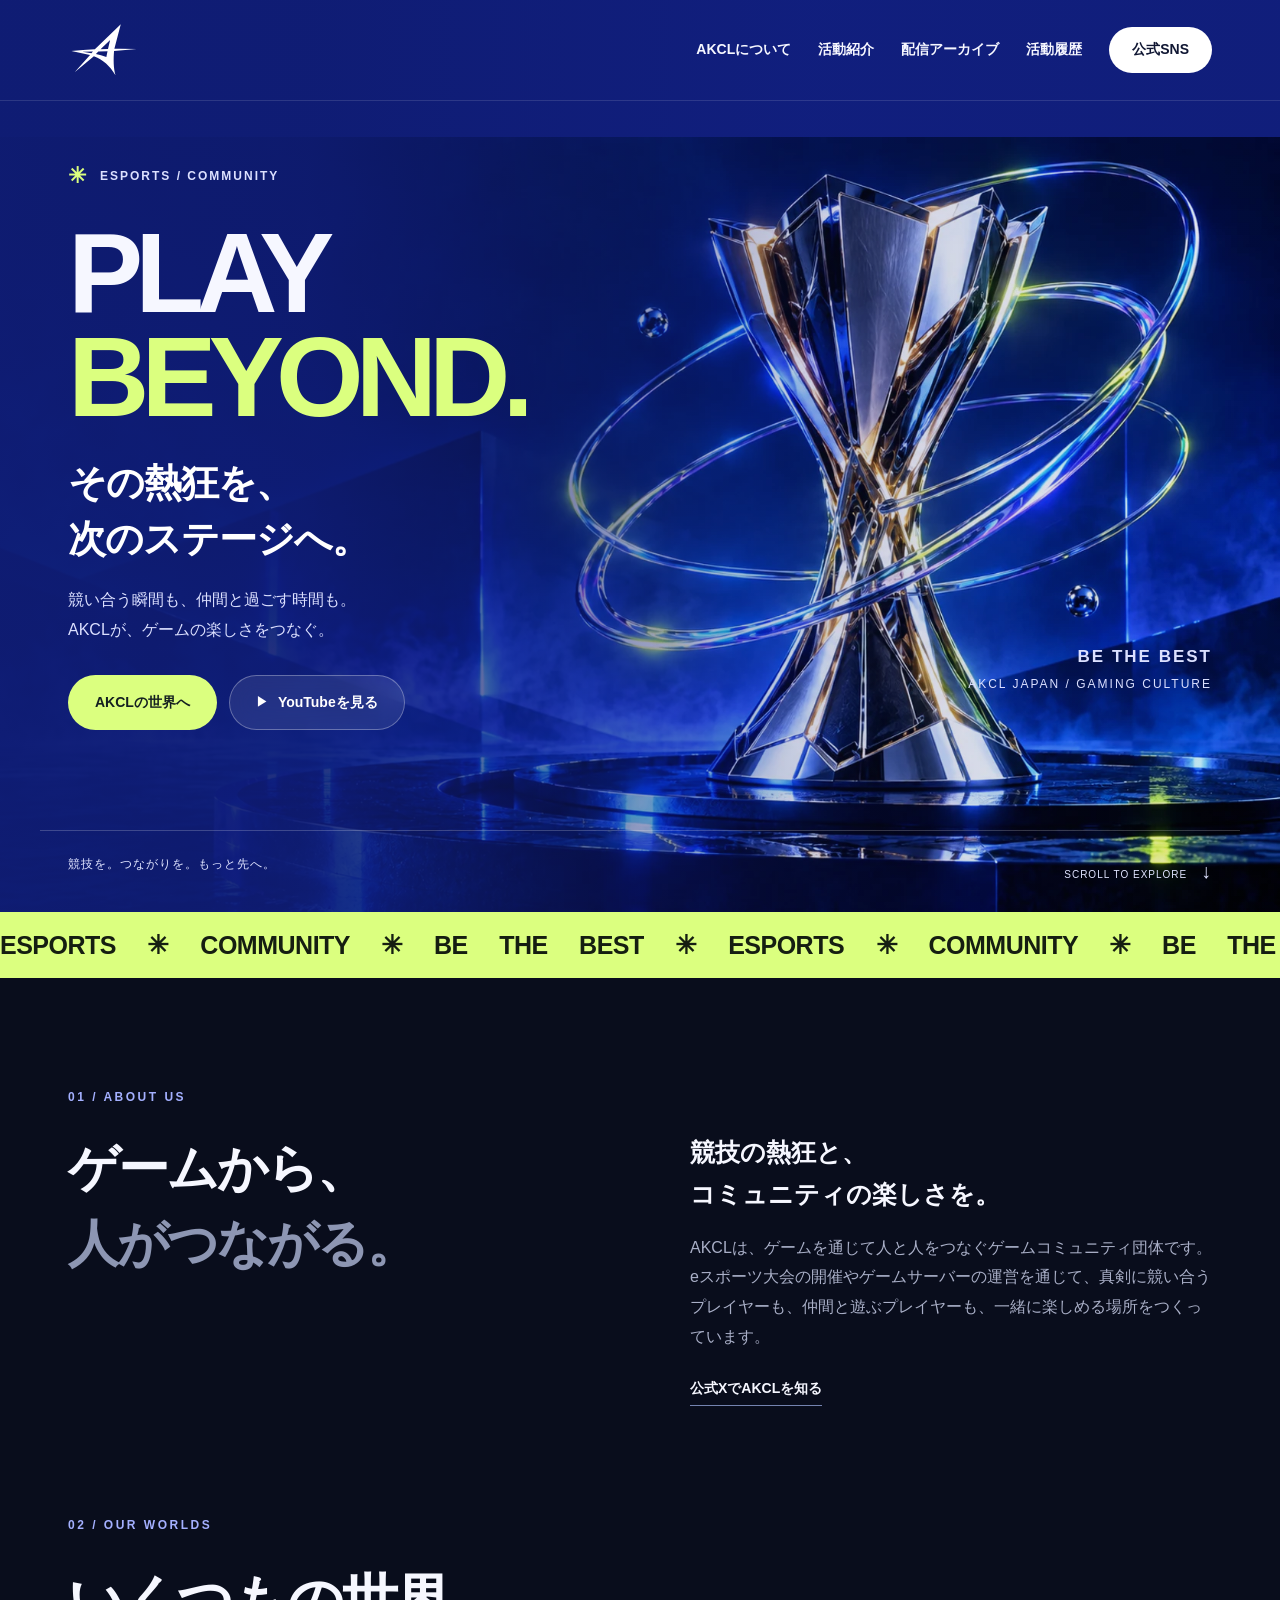
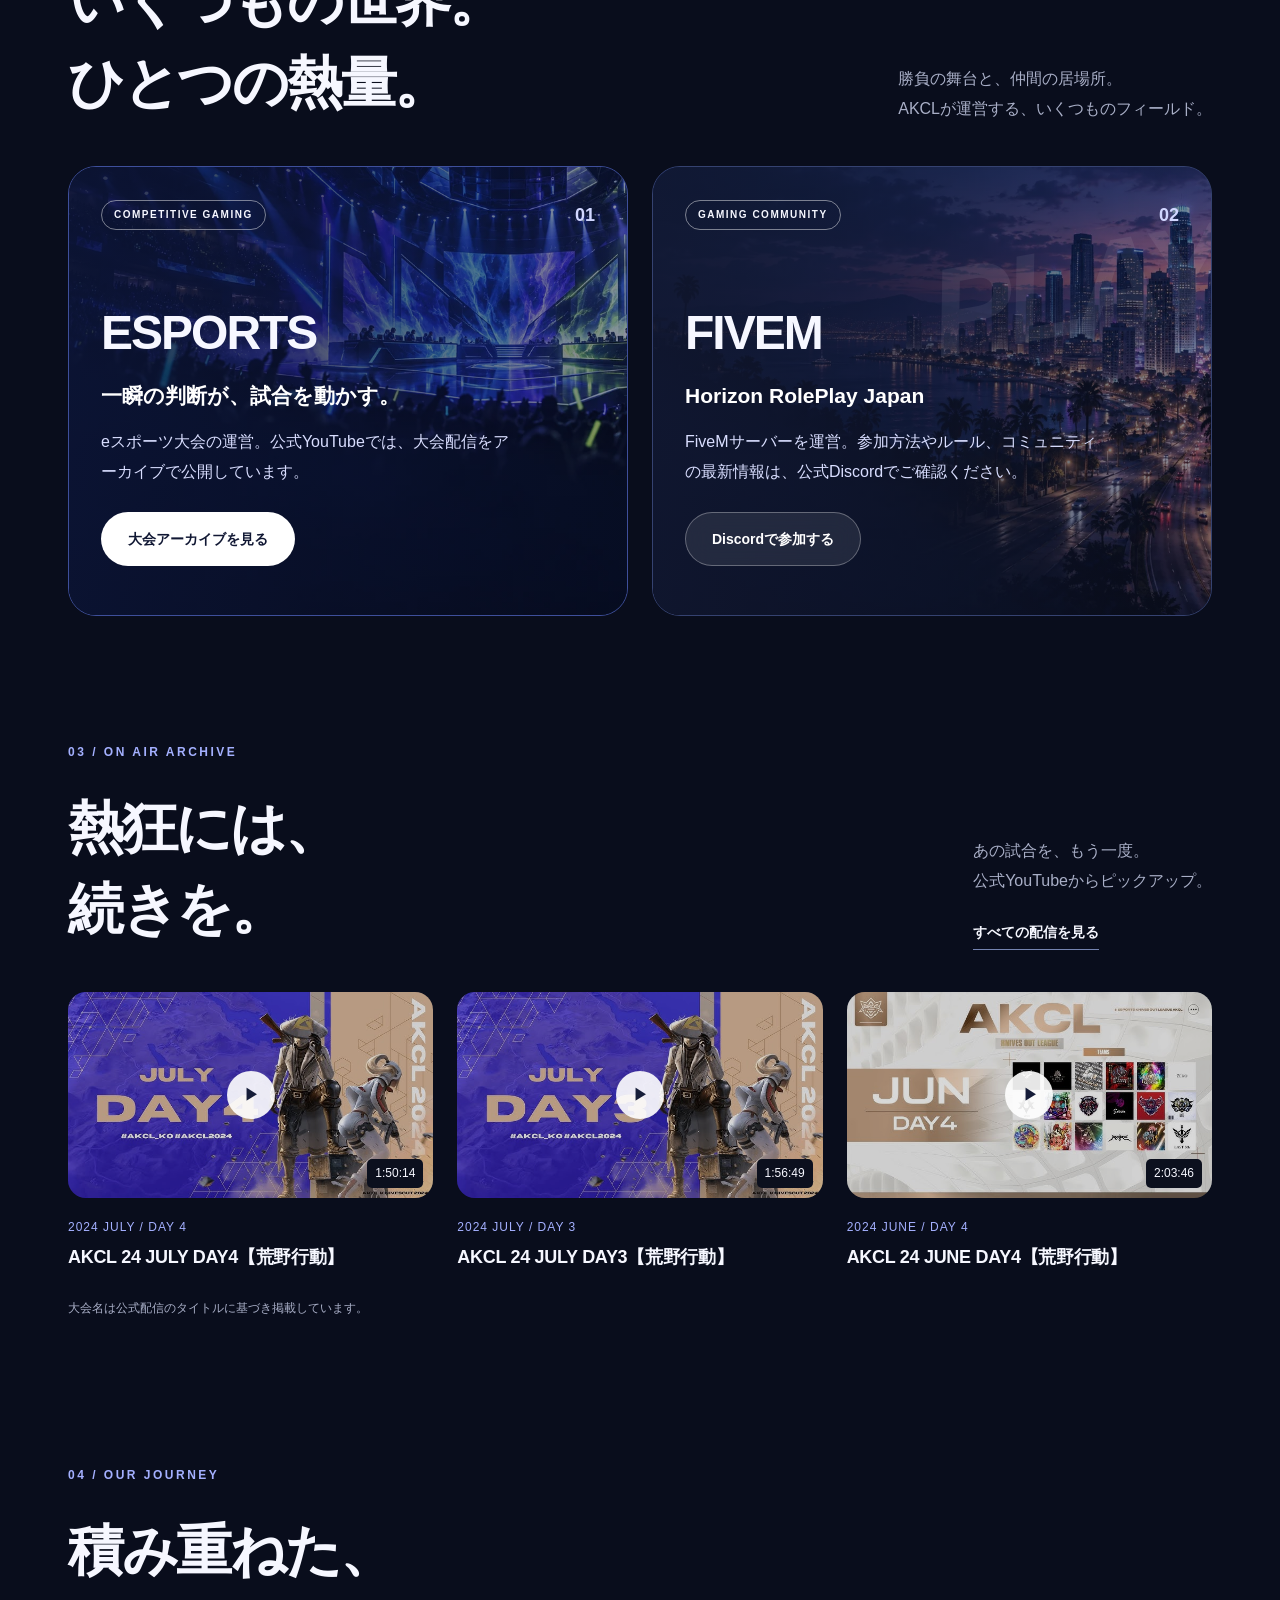
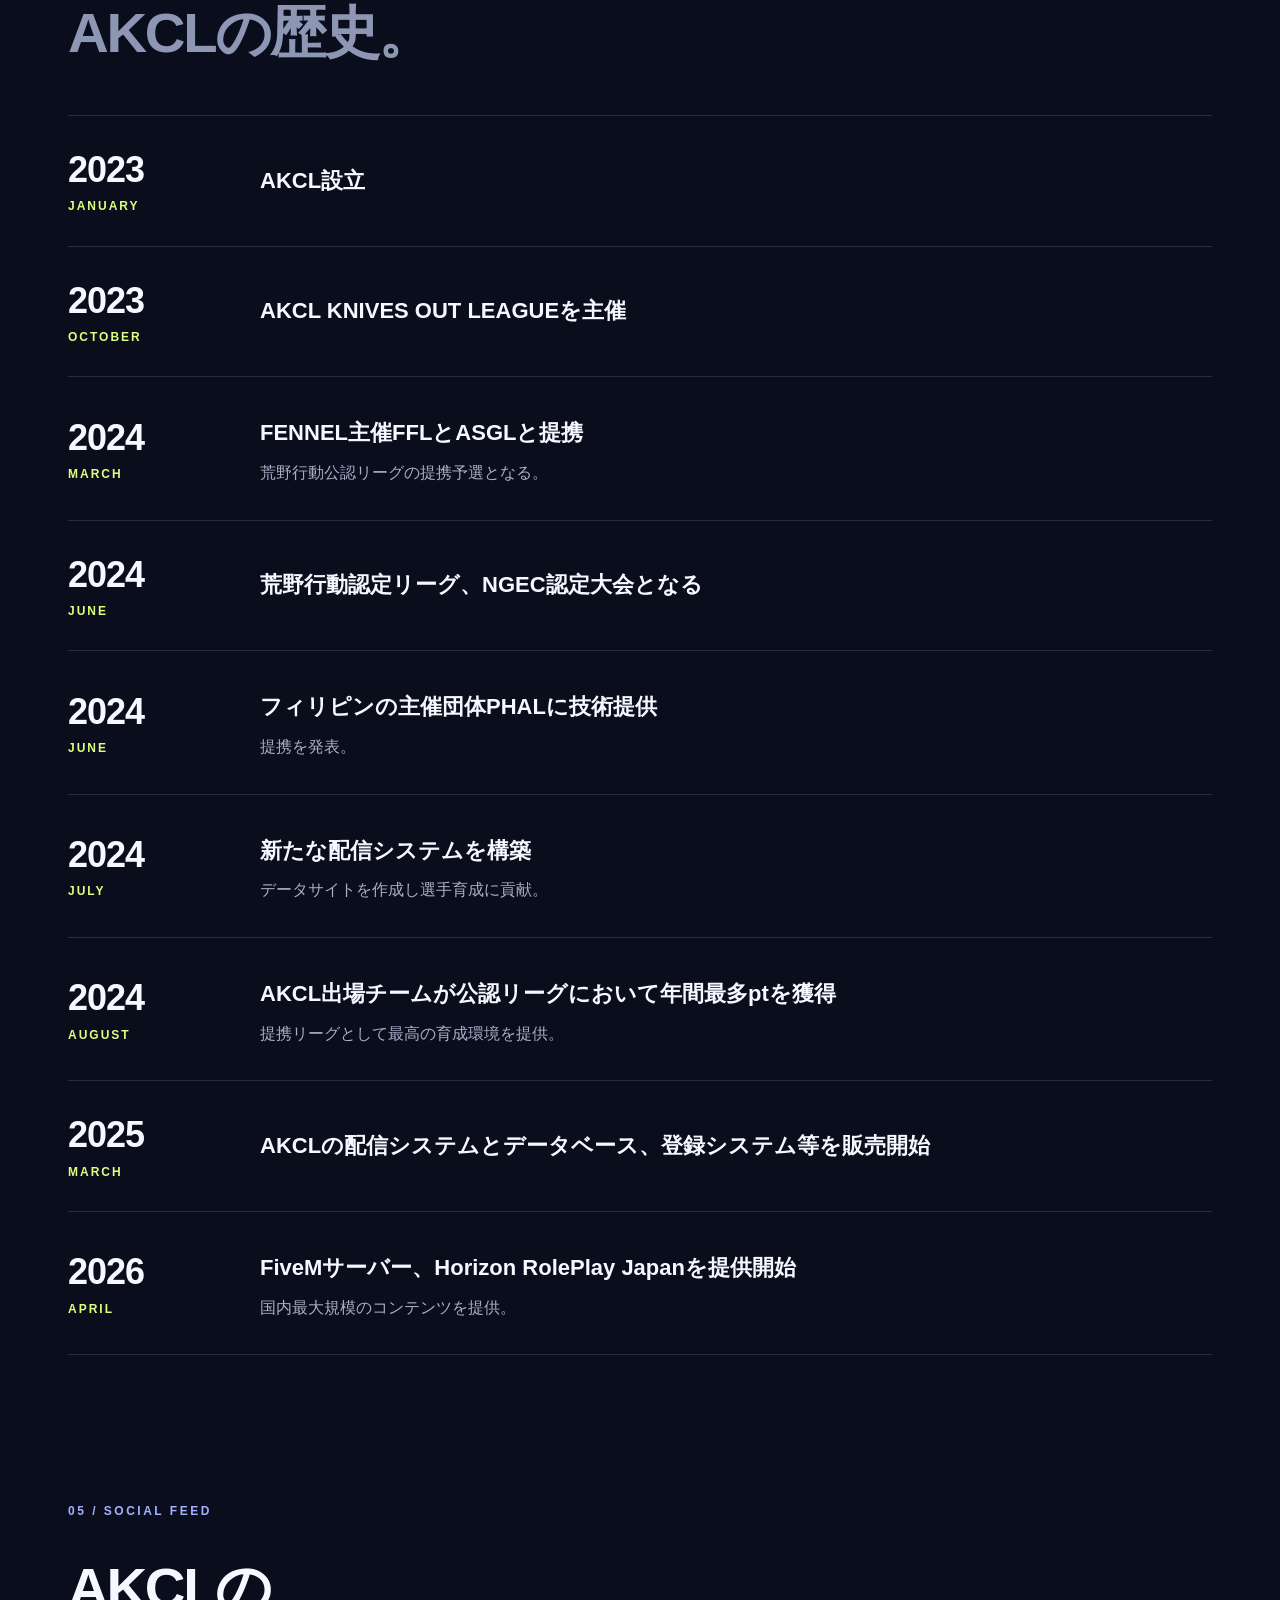
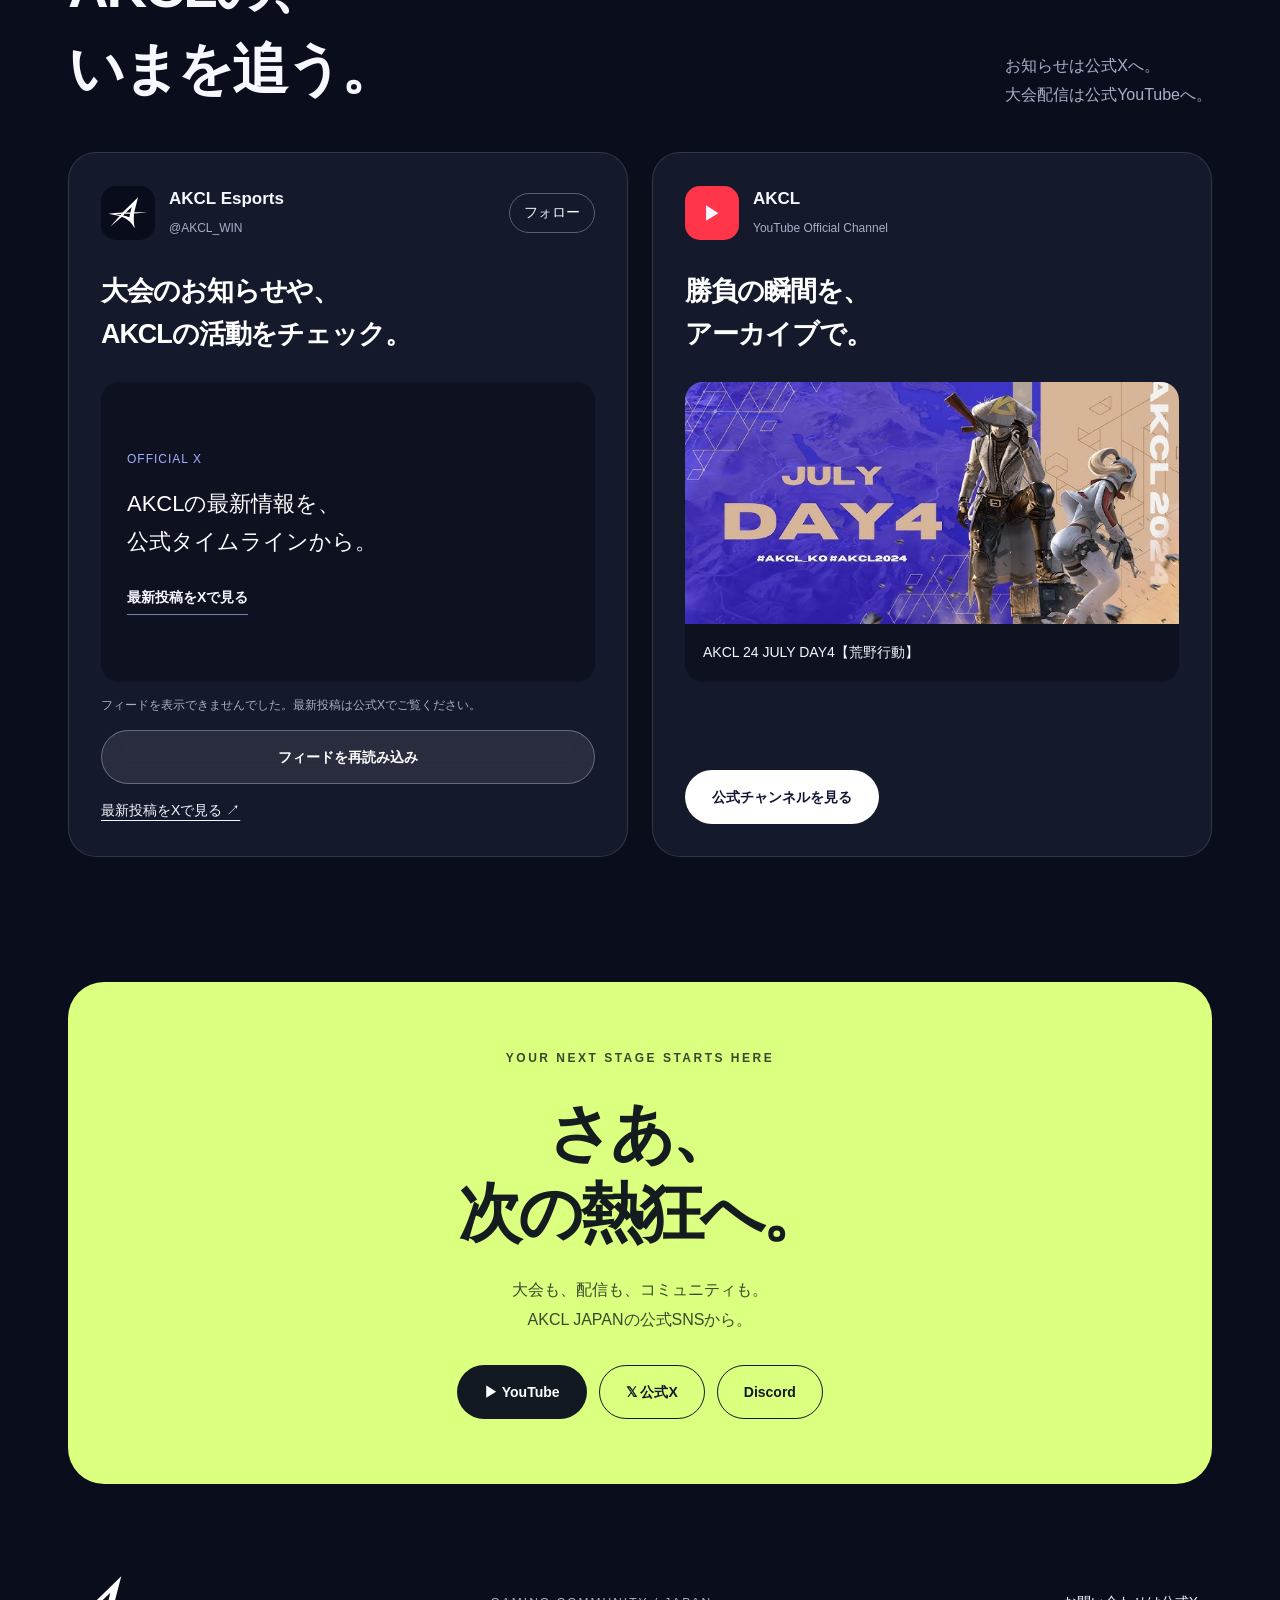
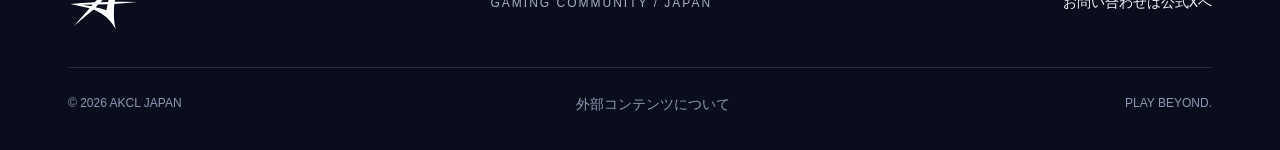
<file: index.html>
<!DOCTYPE html>
<html lang="ja">
<head>
<meta charset="utf-8"><meta name="viewport" content="width=device-width,initial-scale=1">
<title>AKCL JAPAN | Gaming Community</title>
<meta name="description" content="AKCL JAPANは、eスポーツ大会やFiveMサーバーを通じて人をつなぐゲームコミュニティ団体です。大会アーカイブ、活動履歴、公式YouTube・X、Horizon RolePlay Japanをご紹介します。">
<meta name="theme-color" content="#101d81"><meta property="og:title" content="AKCL JAPAN | Gaming Community"><meta property="og:description" content="競技の熱狂と、仲間と遊ぶ楽しさを。AKCL JAPANの公式サイト。"><meta property="og:type" content="website">
<link rel="icon" type="image/svg+xml" href="assets/favicon.svg?v=star-a-1">
<link rel="stylesheet" href="styles.css?v=trophy-5"><script src="content.js?v=journey-2" defer></script><script src="app.js?v=trophy-5" defer></script>
</head>
<body>
<a class="skip" href="#main">本文へスキップ</a>
<header class="header"><div class="nav-wrap">
<a class="brand" href="#" aria-label="AKCL JAPAN ホーム"><img class="brand-logo" src="assets/akcl-symbol.svg?v=star-a-1" alt="AKCL JAPAN シンボルロゴ" width="56" height="56"></a>
<button class="menu-toggle" type="button" aria-expanded="false" aria-controls="navigation">メニュー <span aria-hidden="true">☰</span></button>
<nav id="navigation" aria-label="メインナビゲーション"><a href="#about">AKCLについて</a><a href="#worlds">活動紹介</a><a href="#archive">配信アーカイブ</a><a href="#history">活動履歴</a><a class="nav-contact" href="#connect">公式SNS</a></nav>
</div></header>
<main id="main">
<section class="hero" aria-labelledby="hero-title"><div class="hero-art" aria-hidden="true"></div><div class="hero-inner"><div class="hero-copy">
<p class="eyebrow"><span class="small-cross" aria-hidden="true">✳</span> ESPORTS / COMMUNITY</p>
<h1 id="hero-title">PLAY<br><span>BEYOND.</span></h1><p class="hero-jp">その熱狂を、<br>次のステージへ。</p>
<p class="hero-desc">競い合う瞬間も、仲間と過ごす時間も。<br>AKCLが、ゲームの楽しさをつなぐ。</p>
<div class="hero-actions"><a class="button lime" href="#worlds">AKCLの世界へ</a><a class="button glass" href="https://www.youtube.com/@AKCL" target="_blank" rel="noopener noreferrer"><span class="play-mini" aria-hidden="true">▶</span> YouTubeを見る</a></div>
</div><div class="hero-caption"><span>BE THE BEST</span><span>AKCL JAPAN / GAMING CULTURE</span></div></div><div class="hero-bottom"><span>競技を。つながりを。もっと先へ。</span><a href="#about">SCROLL TO EXPLORE <span aria-hidden="true">↓</span></a></div></section>
<div class="ticker" aria-hidden="true"><div>ESPORTS <span>✳</span> COMMUNITY <span>✳</span> BE THE BEST <span>✳</span> ESPORTS <span>✳</span> COMMUNITY <span>✳</span> BE THE BEST <span>✳</span></div></div>
<section id="about" class="section intro"><div class="section-kicker">01 / ABOUT US</div><div class="intro-grid"><h2>ゲームから、<br><span class="muted">人がつながる。</span></h2><div><p class="lead">競技の熱狂と、<br>コミュニティの楽しさを。</p><p>AKCLは、ゲームを通じて人と人をつなぐゲームコミュニティ団体です。eスポーツ大会の開催やゲームサーバーの運営を通じて、真剣に競い合うプレイヤーも、仲間と遊ぶプレイヤーも、一緒に楽しめる場所をつくっています。</p><a class="text-link" href="https://x.com/AKCL_WIN" target="_blank" rel="noopener noreferrer">公式XでAKCLを知る</a></div></div></section>
<section id="worlds" class="section worlds"><div class="section-head"><div><p class="section-kicker">02 / OUR WORLDS</p><h2>いくつもの世界。<br>ひとつの熱量。</h2></div><p class="section-desc">勝負の舞台と、仲間の居場所。<br>AKCLが運営する、いくつものフィールド。</p></div><div class="world-grid">
<article class="world-card esports"><div class="world-top"><span class="pill">COMPETITIVE GAMING</span><span class="world-no">01</span></div><div class="world-content"><h3>ESPORTS</h3><p class="world-sub">一瞬の判断が、試合を動かす。</p><p>eスポーツ大会の運営。公式YouTubeでは、大会配信をアーカイブで公開しています。</p><a class="button white" href="#archive">大会アーカイブを見る</a></div><span class="world-watermark" aria-hidden="true">AKCL</span></article>
<article class="world-card fivem"><div class="world-top"><span class="pill">GAMING COMMUNITY</span><span class="world-no">02</span></div><div class="world-content"><h3>FIVEM</h3><p class="world-sub">Horizon RolePlay Japan</p><p>FiveMサーバーを運営。参加方法やルール、コミュニティの最新情報は、公式Discordでご確認ください。</p><a class="button glass" id="fivem-link" href="https://discord.com/invite/NMNde2XjWc" target="_blank" rel="noopener noreferrer">Discordで参加する</a></div><span class="world-watermark" aria-hidden="true">PLAY</span></article>
</div></section>
<section id="archive" class="section archive"><div class="section-head"><div><p class="section-kicker">03 / ON AIR ARCHIVE</p><h2>熱狂には、<br>続きを。</h2></div><div><p class="section-desc">あの試合を、もう一度。<br>公式YouTubeからピックアップ。</p><a class="text-link" href="https://www.youtube.com/@AKCL/streams" target="_blank" rel="noopener noreferrer">すべての配信を見る</a></div></div><div class="video-grid" id="video-grid"><a href="https://www.youtube.com/@AKCL" target="_blank" rel="noopener noreferrer">公式YouTubeで大会アーカイブを見る</a></div><p class="section-note">大会名は公式配信のタイトルに基づき掲載しています。</p></section>
<section id="history" class="section history"><div class="section-head"><div><p class="section-kicker">04 / OUR JOURNEY</p><h2>積み重ねた、<br><span class="muted">AKCLの歴史。</span></h2></div></div><div class="timeline">
<div class="timeline-item"><span class="timeline-date">2023<span>JANUARY</span></span><div><h3>AKCL設立</h3></div></div>
<div class="timeline-item"><span class="timeline-date">2023<span>OCTOBER</span></span><div><h3>AKCL KNIVES OUT LEAGUEを主催</h3></div></div>
<div class="timeline-item"><span class="timeline-date">2024<span>MARCH</span></span><div><h3>FENNEL主催FFLとASGLと提携</h3><p>荒野行動公認リーグの提携予選となる。</p></div></div>
<div class="timeline-item"><span class="timeline-date">2024<span>JUNE</span></span><div><h3>荒野行動認定リーグ、NGEC認定大会となる</h3></div></div>
<div class="timeline-item"><span class="timeline-date">2024<span>JUNE</span></span><div><h3>フィリピンの主催団体PHALに技術提供</h3><p>提携を発表。</p></div></div>
<div class="timeline-item"><span class="timeline-date">2024<span>JULY</span></span><div><h3>新たな配信システムを構築</h3><p>データサイトを作成し選手育成に貢献。</p></div></div>
<div class="timeline-item"><span class="timeline-date">2024<span>AUGUST</span></span><div><h3>AKCL出場チームが公認リーグにおいて年間最多ptを獲得</h3><p>提携リーグとして最高の育成環境を提供。</p></div></div>
<div class="timeline-item"><span class="timeline-date">2025<span>MARCH</span></span><div><h3>AKCLの配信システムとデータベース、登録システム等を販売開始</h3></div></div>
<div class="timeline-item"><span class="timeline-date">2026<span>APRIL</span></span><div><h3>FiveMサーバー、Horizon RolePlay Japanを提供開始</h3><p>国内最大規模のコンテンツを提供。</p></div></div>
</div></section>
<section id="feed" class="section feed"><div class="section-head"><div><p class="section-kicker">05 / SOCIAL FEED</p><h2>AKCLの、<br>いまを追う。</h2></div><p class="section-desc">お知らせは公式Xへ。<br>大会配信は公式YouTubeへ。</p></div><div class="feed-grid">
<article class="social-card x-card"><div class="social-header"><span class="social-icon akcl-social"><img src="assets/akcl-symbol.svg?v=star-a-1" alt="" width="40" height="40"></span><div><h3>AKCL Esports</h3><span>@AKCL_WIN</span></div><a class="small-link" href="https://x.com/AKCL_WIN" target="_blank" rel="noopener noreferrer">フォロー</a></div><p class="social-text">大会のお知らせや、<br>AKCLの活動をチェック。</p><div class="feed-media x-feed-media"><div id="x-embed" aria-label="AKCLの公式Xタイムライン"></div><div class="x-status" id="x-status"><span class="tag">OFFICIAL X</span><p>AKCLの最新情報を、<br>公式タイムラインから。</p><a class="text-link" href="https://x.com/AKCL_WIN" target="_blank" rel="noopener noreferrer">最新投稿をXで見る</a></div></div><p class="embed-note" id="x-note" aria-live="polite">公式フィードを読み込みます。</p><button class="button glass feed-load" id="load-x" type="button" hidden>フィードを再読み込み</button><a class="feed-fallback" href="https://x.com/AKCL_WIN" target="_blank" rel="noopener noreferrer">最新投稿をXで見る ↗</a></article>
<article class="social-card youtube-card"><div class="social-header"><span class="social-icon yt-icon" aria-hidden="true">▶</span><div><h3>AKCL</h3><span>YouTube Official Channel</span></div></div><p class="social-text">勝負の瞬間を、<br>アーカイブで。</p><a class="featured-video feed-media" href="https://www.youtube.com/watch?v=HUdw-RXorEw" target="_blank" rel="noopener noreferrer"><img src="assets/july-day4.jpg" alt="AKCL 24 JULY DAY4 大会配信サムネイル" width="686" height="386" loading="lazy"><span class="featured-label">AKCL 24 JULY DAY4【荒野行動】</span></a><a class="button white" href="https://www.youtube.com/@AKCL" target="_blank" rel="noopener noreferrer">公式チャンネルを見る</a></article>
</div></section>
<section id="connect" class="connect section"><p class="section-kicker">YOUR NEXT STAGE STARTS HERE</p><h2>さあ、<br>次の熱狂へ。</h2><p>大会も、配信も、コミュニティも。<br>AKCL JAPANの公式SNSから。</p><div class="connect-actions"><a class="button dark" href="https://www.youtube.com/@AKCL" target="_blank" rel="noopener noreferrer">▶ YouTube</a><a class="button outline-dark" href="https://x.com/AKCL_WIN" target="_blank" rel="noopener noreferrer">𝕏 公式X</a><a class="button outline-dark" href="https://discord.com/invite/NMNde2XjWc" target="_blank" rel="noopener noreferrer">Discord</a></div></section>
</main>
<footer class="footer"><div class="footer-top"><a class="brand" href="#" aria-label="AKCL JAPAN ホーム"><img class="brand-logo" src="assets/akcl-symbol.svg?v=star-a-1" alt="AKCL JAPAN シンボルロゴ" width="56" height="56"></a><p>GAMING COMMUNITY / JAPAN</p><a href="https://x.com/AKCL_WIN" target="_blank" rel="noopener noreferrer">お問い合わせは公式Xへ</a></div><div class="footer-bottom"><span>© <span id="year">2026</span> AKCL JAPAN</span><button type="button" class="plain-button" id="privacy-open">外部コンテンツについて</button><span>PLAY BEYOND.</span></div></footer>
<dialog id="video-dialog" aria-labelledby="video-dialog-title"><div class="dialog-header"><h2 id="video-dialog-title">大会アーカイブ</h2><button class="dialog-close" type="button" aria-label="動画を閉じる">✕</button></div><div id="player"></div><p>再生できない場合は <a id="video-external" href="https://www.youtube.com/@AKCL" target="_blank" rel="noopener noreferrer">YouTubeで見る</a></p></dialog>
<dialog id="privacy-dialog" aria-labelledby="privacy-title"><div class="dialog-header"><h2 id="privacy-title">外部コンテンツについて</h2><button class="dialog-close" type="button" aria-label="説明を閉じる">✕</button></div><p>このサイトにはYouTube・X・Discordへのリンクがあります。リンク先には各サービスの利用規約・プライバシーポリシーが適用されます。</p><p>動画の再生時にはYouTubeの埋め込みプレーヤーを、公式フィードの表示時にはXの埋め込み機能を読み込みます。Xの公式フィードは表示領域に近づくと自動で読み込みます。読み込みに伴い、各サービスにIPアドレスなどの情報が送信される場合があります。</p><p><a href="https://policies.google.com/privacy" target="_blank" rel="noopener noreferrer">Googleのプライバシーポリシー</a> / <a href="https://x.com/en/privacy" target="_blank" rel="noopener noreferrer">Xのプライバシーポリシー</a></p></dialog>
</body></html>
</file>
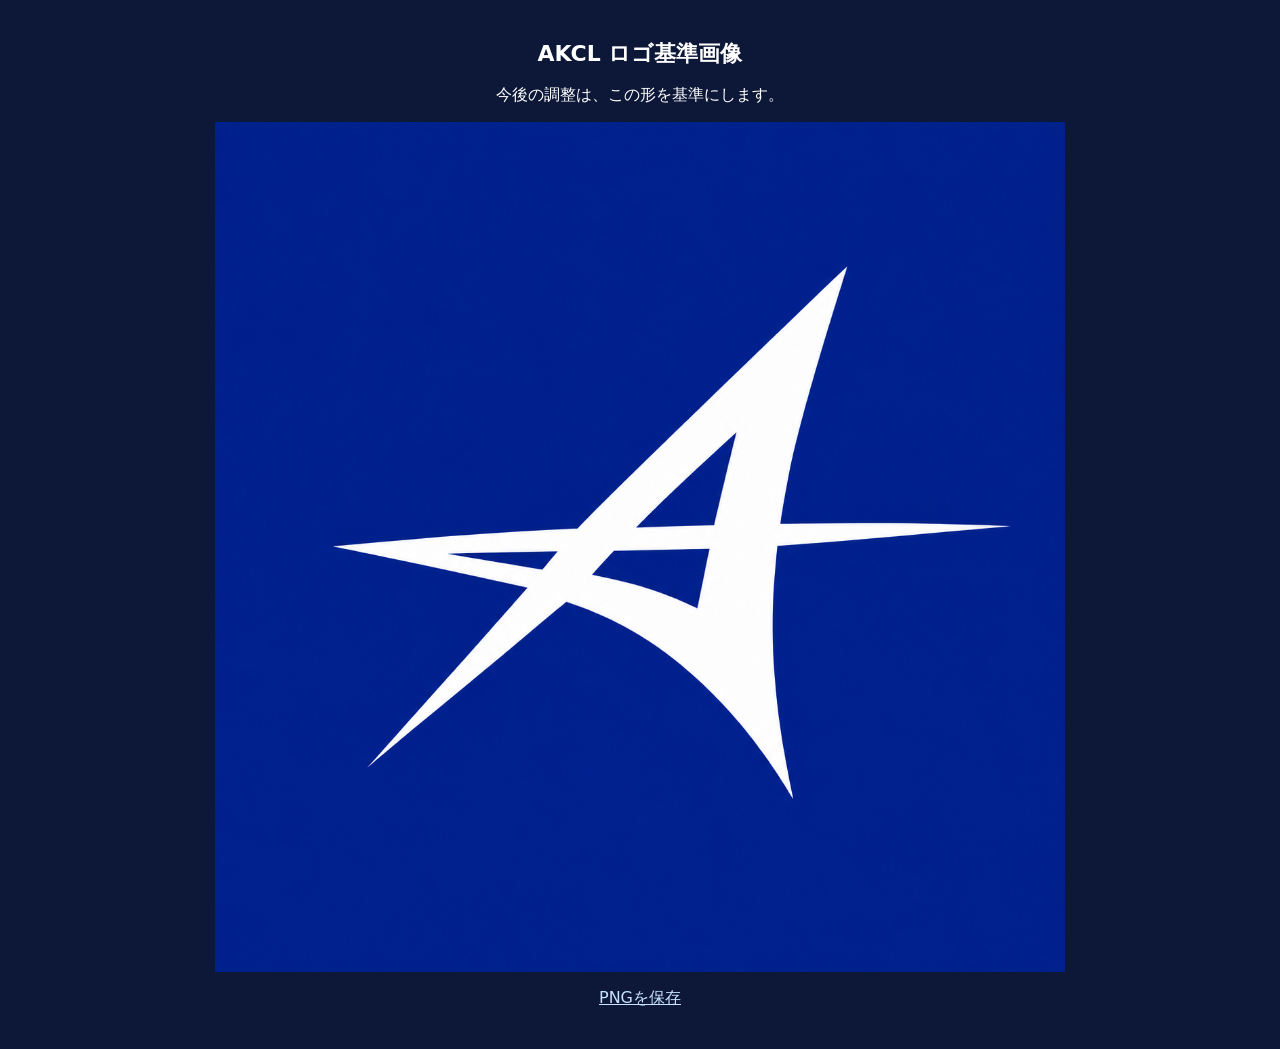
<file: logo-reference.html>
<!doctype html><html lang="ja"><meta charset="utf-8"><meta name="viewport" content="width=device-width,initial-scale=1"><title>AKCL ロゴ基準画像</title><style>body{margin:0;background:#0d1838;color:#fff;font-family:system-ui;text-align:center}main{max-width:850px;margin:auto;padding:24px}h1{font-size:22px}img{display:block;width:100%;height:auto}a{color:#c8e2ff}</style><main><h1>AKCL ロゴ基準画像</h1><p>今後の調整は、この形を基準にします。</p><img src="assets/logo-reference-preview.png" alt="AKCLの星とAを組み合わせた基準ロゴ"><p><a href="assets/logo-reference-preview.png" download="AKCL-A-reference.png">PNGを保存</a></p></main></html>
</file>
<file: styles.css>
:root{--bg:#090d1c;--surface:#14192b;--blue:#3448f5;--lime:#dbff7f;--text:#f6f7ff;--muted:#a9afc7;--line:rgba(255,255,255,.13);--radius:28px;--max:1200px;color-scheme:dark}
*{box-sizing:border-box}html{scroll-behavior:smooth;scroll-padding-top:35px}body{margin:0;background:var(--bg);color:var(--text);font-family:Arial,'Noto Sans JP','Yu Gothic','Meiryo',sans-serif;font-size:16px;line-height:1.85;-webkit-font-smoothing:antialiased}a{color:inherit;text-decoration:none}button{font:inherit;color:inherit;cursor:pointer}img{max-width:100%;display:block}button,a{-webkit-tap-highlight-color:transparent}a:focus-visible,button:focus-visible{outline:3px solid var(--lime);outline-offset:6px}h1,h2,h3,p{margin:0}h2{font-size:clamp(2rem,4.4vw,3.8rem);font-weight:800;line-height:1.45;letter-spacing:-.04em}p{color:var(--muted)}.skip{position:fixed;top:-100px;left:20px;background:var(--lime);color:var(--bg);z-index:100;padding:12px 24px}.skip:focus{top:12px}.header{position:absolute;top:0;left:0;width:100%;z-index:10;border-bottom:1px solid rgba(255,255,255,.12)}.nav-wrap{max-width:var(--max);margin:auto;padding:22px 28px;display:flex;align-items:center;justify-content:space-between;gap:28px}.brand{display:flex;flex-direction:column;line-height:1;align-items:flex-start;flex-shrink:0}.brand-word{font-size:36px;font-weight:900;font-style:italic;letter-spacing:-3px}.brand-mark{font-style:normal;font-size:25px;margin-left:6px;color:var(--lime)}.brand-japan{font-size:10px;font-weight:700;letter-spacing:7px;margin-top:8px;margin-left:4px}nav{display:flex;align-items:center;gap:27px}nav a{font-size:14px;font-weight:700}nav a:hover{color:var(--lime)}.nav-contact{background:#fff;color:#101733;border-radius:50px;padding:10px 23px}.nav-contact:hover{background:var(--lime);color:#101733}.menu-toggle{display:none}.hero{position:relative;background:#111f80;isolation:isolate;overflow:hidden;min-height:810px}.hero-art{position:absolute;inset:0;z-index:-2;background:url('assets/hero-art.webp?v=star-a-1') right center/cover no-repeat}.hero::before{content:'';position:absolute;inset:0;z-index:-1;background:linear-gradient(90deg,rgba(15,28,115,.97) 0%,rgba(15,28,115,.91) 24%,rgba(15,28,115,.2) 63%,rgba(8,17,59,.07) 100%)}.hero-inner{max-width:var(--max);margin:auto;padding:156px 28px 100px;min-height:720px;position:relative}.hero-copy{max-width:630px}.eyebrow{font-size:12px;font-weight:700;letter-spacing:2px;color:#dce0ff;display:flex;align-items:center;gap:12px}.small-cross{color:var(--lime);font-size:22px}h1{font-size:clamp(4.5rem,8.8vw,8.4rem);font-weight:900;line-height:.93;letter-spacing:-.07em;margin:24px 0 25px}h1 span{color:var(--lime)}.hero-jp{font-size:clamp(1.6rem,3vw,2.4rem);font-weight:800;color:white;line-height:1.45;letter-spacing:-.025em}.hero-desc{font-size:16px;color:#dce0ff;line-height:1.9;margin-top:18px}.hero-actions{display:flex;gap:12px;margin-top:30px;flex-wrap:wrap}.button{display:inline-flex;align-items:center;justify-content:center;gap:10px;border-radius:50px;padding:15px 26px;font-size:14px;font-weight:700;border:1px solid transparent;line-height:1.6;transition:background .2s,transform .2s}.button:hover{transform:translateY(-3px)}.lime{background:var(--lime);color:#142020}.lime:hover{background:#edffbd}.glass{background:rgba(255,255,255,.09);border-color:rgba(255,255,255,.3);color:#fff;backdrop-filter:blur(12px)}.glass:hover{background:rgba(255,255,255,.2)}.white{background:#fff;color:#101733}.white:hover{background:var(--lime)}.play-mini{font-size:12px}.hero-caption{position:absolute;right:28px;bottom:110px;display:flex;flex-direction:column;text-align:right;font-size:12px;letter-spacing:2px;color:#dbe0ff}.hero-caption span:first-child{font-size:17px;font-weight:800}.hero-bottom{max-width:var(--max);margin:auto;padding:22px 28px;display:flex;justify-content:space-between;gap:20px;border-top:1px solid rgba(255,255,255,.2);font-size:12px;color:#e0e4ff;letter-spacing:1px}.hero-bottom a{font-size:10px}.hero-bottom a span{font-size:20px;margin-left:10px}.ticker{padding:15px 0;background:var(--lime);color:#151e11;overflow:hidden}.ticker div{width:max-content;font-size:25px;font-weight:900;letter-spacing:-.5px;line-height:1.4;word-spacing:25px;animation:marquee 35s linear infinite}.ticker span{font-size:26px}@keyframes marquee{to{transform:translateX(-50%)}}.section{max-width:var(--max);margin:auto;padding:95px 28px}.section-kicker{font-size:12px;font-weight:700;letter-spacing:2.5px;color:#a4b0ff;margin-bottom:24px}.intro{padding-top:108px;padding-bottom:108px}.intro-grid{display:grid;grid-template-columns:1fr 1fr;gap:100px}.intro-grid h2{font-size:clamp(2rem,4vw,3.25rem)}.muted{color:#8d96b3}.lead{font-size:25px;font-weight:700;line-height:1.65;color:var(--text);margin-bottom:18px}.intro-grid p:not(.lead){font-size:16px}.text-link{display:inline-flex;align-items:center;gap:10px;font-size:14px;font-weight:700;margin-top:25px;border-bottom:1px solid #7483b0;padding-bottom:3px}.text-link:hover{color:var(--lime);border-color:var(--lime)}.section-head{display:flex;justify-content:space-between;align-items:flex-end;gap:35px;margin-bottom:42px}.section-desc{font-size:16px;line-height:1.85}.worlds{padding-top:0}.world-grid{display:grid;grid-template-columns:1fr 1fr;gap:24px}.world-card{position:relative;border-radius:var(--radius);padding:32px;overflow:hidden;min-height:450px;isolation:isolate}.esports{background:#3547f0}.fivem{background:linear-gradient(130deg,#212a5b,#151d36);border:1px solid #354270}.fivem::before{content:'';position:absolute;inset:0;z-index:-1;background:linear-gradient(90deg,rgba(17,24,50,.88),rgba(17,24,50,.6)),url('assets/hero-art.webp?v=star-a-1') 70% center/cover;opacity:.7}.world-top{display:flex;justify-content:space-between;align-items:center;margin-bottom:75px}.pill{border:1px solid rgba(255,255,255,.45);border-radius:30px;padding:5px 12px;font-size:10px;letter-spacing:1.5px;font-weight:700}.world-no{font-size:18px;font-weight:700;color:#d1d7ff}.world-content{position:relative;z-index:1;max-width:420px}.world-content h3{font-size:48px;letter-spacing:-2px;line-height:1.1;margin-bottom:17px}.world-sub{font-size:21px!important;font-weight:700;color:white!important;margin-bottom:12px}.world-content p{color:#d9deff;font-size:16px;line-height:1.85}.world-content .button{margin-top:25px}.world-watermark{position:absolute;top:60px;right:-10px;font-size:125px;line-height:1;font-weight:900;font-style:italic;opacity:.07;transform:rotate(-10deg);letter-spacing:-8px}.archive{padding-top:30px}.video-grid{display:grid;grid-template-columns:repeat(3,1fr);gap:24px}.video-card{display:block;width:100%;text-align:left;border:0;padding:0;background:transparent;border-radius:18px}.video-thumb{position:relative;border-radius:18px;overflow:hidden;aspect-ratio:16/9;background:var(--surface)}.video-thumb img{width:100%;height:100%;object-fit:cover;transition:transform .35s}.video-card:hover img{transform:scale(1.045)}.video-play{position:absolute;inset:0;display:flex;justify-content:center;align-items:center;background:rgba(0,0,0,.15)}.video-play span{display:grid;place-items:center;background:rgba(255,255,255,.9);color:#161d39;border-radius:50%;width:48px;height:48px;font-size:16px;padding-left:3px;transition:background .2s}.video-card:hover .video-play span{background:var(--lime)}.duration{position:absolute;right:10px;bottom:10px;background:#0c101e;padding:3px 8px;border-radius:5px;font-size:12px}.video-meta{font-size:12px;color:#a4b0ff;margin:18px 0 5px;letter-spacing:1px}.video-card h3{font-size:18px;line-height:1.6;letter-spacing:-.3px}.section-note{font-size:12px;margin-top:25px}.history{padding-top:50px}.timeline{border-top:1px solid var(--line)}.timeline-item{display:grid;grid-template-columns:160px 1fr auto;align-items:center;gap:32px;padding:32px 0;border-bottom:1px solid var(--line);transition:background .2s}.timeline-item:hover{background:rgba(255,255,255,.035)}.timeline-date{font-size:36px;font-weight:800;line-height:1.2;letter-spacing:-1px}.timeline-date span{display:block;margin-top:8px;font-size:12px;letter-spacing:2px;color:var(--lime)}.tag{font-size:12px;letter-spacing:1px;color:#a4b0ff}.timeline-item h3{font-size:22px;line-height:1.4;margin-top:9px;margin-bottom:9px}.timeline-item p{font-size:16px}.timeline-source{font-size:14px}.feed{padding-top:50px}.feed-grid{display:grid;grid-template-columns:1fr 1fr;gap:24px;align-items:start}.social-card{background:var(--surface);border:1px solid var(--line);border-radius:var(--radius);padding:32px;min-height:510px}.social-header{display:flex;align-items:center;gap:14px}.social-icon{font-size:32px;background:#090d1b;width:54px;height:54px;display:grid;place-items:center;border-radius:15px}.yt-icon{font-size:19px;background:#ff354a}.social-header h3{font-size:17px;line-height:1.6}.social-header div>span{font-size:12px;color:var(--muted)}.small-link{font-size:14px;margin-left:auto;padding:6px 14px;border:1px solid #586078;border-radius:30px}.small-link:hover{background:var(--lime);color:#111829}.social-text{font-size:27px;font-weight:700;color:white;margin:28px 0 24px;line-height:1.6;letter-spacing:-.04em}.post-preview{background:#0d1120;border-radius:18px;padding:24px;margin:15px 0 25px}.post-preview p{font-size:22px;color:var(--lime);font-weight:700;margin-top:12px;overflow-wrap:anywhere}.post-preview .text-link{font-size:14px;margin-top:15px}.feed-load{width:100%}.embed-note{font-size:12px;margin-top:12px}.feed-fallback{display:inline-block;font-size:14px;margin-top:12px;text-decoration:underline;text-underline-offset:5px}.featured-video{display:block;overflow:hidden;border-radius:17px;background:#0d1120}.featured-video img{aspect-ratio:16/9;width:100%;height:auto;object-fit:cover}.featured-label{display:block;font-size:14px;line-height:1.6;padding:15px 18px}.youtube-card .button{margin-top:24px}.connect{max-width:calc(var(--max) - 56px);margin:30px auto 90px;text-align:center;background:var(--lime);border-radius:36px;padding:65px 25px;color:#141c20}.connect .section-kicker{color:#384a2a}.connect h2{font-size:clamp(2.5rem,5vw,4.75rem);line-height:1.25;letter-spacing:-.06em}.connect p:not(.section-kicker){color:#384a2a;font-size:16px;margin-top:22px}.connect-actions{display:flex;justify-content:center;gap:12px;margin-top:30px;flex-wrap:wrap}.dark{background:#121923;color:#fff}.outline-dark{border-color:#121923;color:#121923}.outline-dark:hover{background:rgba(10,25,5,.08)}.connect a:focus-visible{outline-color:#111829}.footer{max-width:var(--max);padding:0 28px 32px;margin:auto}.footer-top{display:flex;align-items:center;justify-content:space-between;gap:25px;padding-bottom:35px}.footer-top p{font-size:12px;letter-spacing:2px}.footer-top>a:last-child{font-size:14px}.footer-bottom{border-top:1px solid var(--line);padding-top:24px;display:flex;justify-content:space-between;gap:20px;font-size:12px;color:#8e98b4}.plain-button{background:none;border:0;padding:0;color:inherit;font-size:14px}.plain-button:hover{color:#fff}dialog{width:min(900px,calc(100% - 32px));max-height:90vh;border:1px solid #4a577c;background:#12192c;color:white;border-radius:22px;padding:24px;overflow:auto}dialog::backdrop{background:rgba(0,5,20,.85);backdrop-filter:blur(10px)}.dialog-header{display:flex;align-items:center;justify-content:space-between;gap:18px;margin-bottom:20px}.dialog-header h2{font-size:18px;letter-spacing:0}.dialog-close{border:1px solid #556181;background:none;border-radius:50%;width:40px;height:40px;flex-shrink:0}.dialog-close:hover{background:#3448f5}#player iframe{width:100%;aspect-ratio:16/9;display:block;border:0}dialog p{margin-top:20px;font-size:16px}dialog p a{color:var(--lime);text-decoration:underline}#privacy-dialog{max-width:650px}body.modal-open{overflow:hidden}[hidden]{display:none!important}
@media(min-width:1600px){.hero-art{background-position:right center;background-size:auto 110%}}
@media(max-width:1000px){nav{gap:17px}nav a{font-size:14px}.intro-grid{gap:45px}.hero-caption{display:none}.world-card{padding:25px}.world-content h3{font-size:40px}.world-sub{font-size:18px!important}.social-card{padding:25px}.section{padding-top:72px;padding-bottom:72px}.worlds,.archive,.history,.feed{padding-top:25px}}
@media(max-width:850px){.nav-wrap{padding:20px}.brand-word{font-size:30px}.brand-japan{font-size:9px;letter-spacing:5px}.menu-toggle{display:flex;gap:10px;align-items:center;background:rgba(255,255,255,.08);border:1px solid rgba(255,255,255,.25);padding:8px 15px;border-radius:30px;font-size:14px}.menu-toggle span{font-size:18px}nav{display:none;position:absolute;top:90px;left:16px;right:16px;background:#141d49;border:1px solid #4a5d97;padding:22px;border-radius:20px;box-shadow:0 20px 60px #050b2a;align-items:stretch;gap:6px}nav.open{display:flex;flex-direction:column}nav a{padding:10px 16px;font-size:14px}.nav-contact{text-align:center;margin-top:8px}}
@media(max-width:760px){.hero{min-height:900px}.hero-inner{padding:135px 22px 330px;min-height:820px}.hero-art{background-size:auto 620px;background-position:65% bottom}.hero::before{background:linear-gradient(180deg,#101d7c 0%,rgba(16,29,124,.94) 36%,rgba(16,29,124,.22) 68%,rgba(16,29,124,.15))}.hero-copy{max-width:100%}.eyebrow{font-size:12px;letter-spacing:1px}h1{font-size:clamp(4.4rem,16.8vw,7rem);line-height:.96;margin:21px 0}.hero-jp{font-size:26px}.hero-desc{font-size:16px;line-height:1.9}.hero-actions{gap:10px;margin-top:23px}.button{padding:13px 20px;font-size:14px}.hero-bottom{padding:20px 22px;font-size:12px}.hero-bottom a{font-size:12px}.hero-bottom a span{display:none}.hero-bottom>span{max-width:155px}.ticker div{font-size:21px}.section{padding:60px 22px}.section-kicker{margin-bottom:18px;font-size:12px}.intro-grid{grid-template-columns:1fr;gap:27px}.intro-grid h2{font-size:36px}.lead{font-size:22px}.intro-grid p:not(.lead){font-size:16px}.section-head{display:block;margin-bottom:30px}.section-head h2{font-size:35px}.section-desc{font-size:16px;margin-top:22px}.worlds,.archive,.history,.feed{padding-top:15px}.world-grid,.feed-grid{grid-template-columns:1fr;gap:18px}.world-card{min-height:415px;padding:27px}.world-top{margin-bottom:68px}.world-content h3{font-size:45px}.world-content p{font-size:16px}.video-grid{grid-template-columns:1fr;gap:28px}.video-card h3{font-size:18px}.video-meta{margin-top:12px}.timeline-item{grid-template-columns:72px 1fr;gap:18px;padding:25px 0}.timeline-date{font-size:26px}.timeline-date span{font-size:12px}.timeline-item h3{font-size:19px}.timeline-item p{font-size:16px}.timeline-source{display:none}.timeline-item .tag{font-size:12px;letter-spacing:0}.social-card{padding:25px;min-height:0}.social-text{font-size:25px}.social-header h3{font-size:15px}.social-header div>span{font-size:12px}.small-link{padding:5px 10px;font-size:14px}.connect{margin:0 22px 55px;padding:50px 20px;border-radius:27px}.connect h2{font-size:48px}.connect .section-kicker{font-size:12px;letter-spacing:1px}.connect p:not(.section-kicker){font-size:16px}.footer{padding:0 22px 25px}.footer-top{align-items:flex-start;flex-wrap:wrap;gap:25px}.footer-top p{width:calc(100% - 120px);padding-top:18px;font-size:12px;letter-spacing:1px}.footer-top>a:last-child{font-size:14px}.footer-bottom{flex-wrap:wrap;gap:16px;font-size:12px}.footer-bottom>span:last-child{display:none}.plain-button{font-size:14px}dialog{padding:18px}.dialog-header h2{font-size:16px}}
@media(prefers-reduced-motion:reduce){html{scroll-behavior:auto}.ticker div{animation:none}*,*::before,*::after{transition:none!important}}

/* Custom AKCL identity */
.brand-logo{width:145px;height:auto;object-fit:contain}.brand-japan{align-self:center;letter-spacing:7px;margin-left:6px}.akcl-social{padding:6px}.akcl-social img{width:44px;height:auto}@media(max-width:850px){.brand-logo{width:120px}.brand-japan{font-size:10px;letter-spacing:6px}}

/* Single A-based community emblem */
.brand{align-items:center}.brand-logo{width:56px;height:56px;object-fit:contain}.brand-japan{font-size:10px;letter-spacing:3px;margin:7px 0 0 3px}.akcl-social img{width:38px;height:38px;object-fit:contain}@media(max-width:850px){.brand-logo{width:48px;height:48px}.brand-japan{font-size:9px;letter-spacing:2px;margin-top:5px}}

@media(max-width:760px){.hero-art{background-size:auto 480px;background-position:85% bottom}}

/* Approved star-A identity */
.brand-logo{width:72px;height:58px}.brand-japan{margin-left:8px}.akcl-social img{width:42px;height:34px}@media(max-width:850px){.brand-logo{width:62px;height:50px}}
.hero-art{background-size:auto 85%;background-position:right bottom}@media(min-width:1600px){.hero-art{background-size:auto 92%;background-position:right bottom}}@media(max-width:760px){.hero-art{background-size:auto 390px;background-position:right bottom}}

/* Community city background and supplied milestones */
.fivem::before{background:linear-gradient(90deg,rgba(17,24,50,.9),rgba(17,24,50,.48)),url("assets/community-city.webp") center/cover;opacity:1}.timeline-item{grid-template-columns:160px minmax(0,1fr)}.timeline-item h3{overflow-wrap:anywhere}@media(max-width:760px){.timeline-item{grid-template-columns:72px minmax(0,1fr)}}

/* Visual revision: championship trophy, arena and aligned feeds */
.hero-art{background-image:url('assets/hero-championship.webp');background-size:auto 85%;background-position:right bottom}.hero-caption{bottom:135px}.brand{justify-content:center}.esports{background:#192653;border:1px solid #3e4f9b}.esports::before{content:'';position:absolute;inset:0;z-index:-1;background:linear-gradient(90deg,rgba(12,21,55,.88),rgba(12,21,55,.45)),url('assets/esports-arena.webp') center/cover}.esports .world-watermark{display:none}.feed-grid{align-items:stretch}.social-card{display:flex;flex-direction:column;min-height:640px}.feed-media{height:300px;min-height:300px;margin:0;background:#0d1120;border-radius:18px;overflow:hidden}.featured-video img{height:calc(100% - 58px);aspect-ratio:auto;object-fit:cover}.featured-label{height:58px;display:flex;align-items:center}.x-feed-media{position:relative}#x-embed{height:300px;overflow:auto}#x-embed>a{display:none}.x-status{position:absolute;inset:0;padding:26px;display:flex;flex-direction:column;justify-content:center}.x-status p{font-size:22px;color:#fff;margin-top:15px;line-height:1.7}.x-status .text-link{align-self:flex-start}.social-card .feed-fallback,.youtube-card>.button{margin-top:auto;align-self:flex-start}.x-card .embed-note{margin-bottom:14px}.x-card .feed-load{margin:0 0 14px;min-height:46px}.social-header{min-height:54px}.social-text{min-height:88px}.header .brand-logo{height:56px}.footer .brand-logo{height:58px}
@media(max-width:760px){.hero-art{background-size:auto 440px;background-position:85% bottom}.social-card{min-height:610px}.feed-media{height:285px;min-height:285px}#x-embed{height:285px}.social-text{min-height:84px}.hero-caption{display:none}}
</file>
